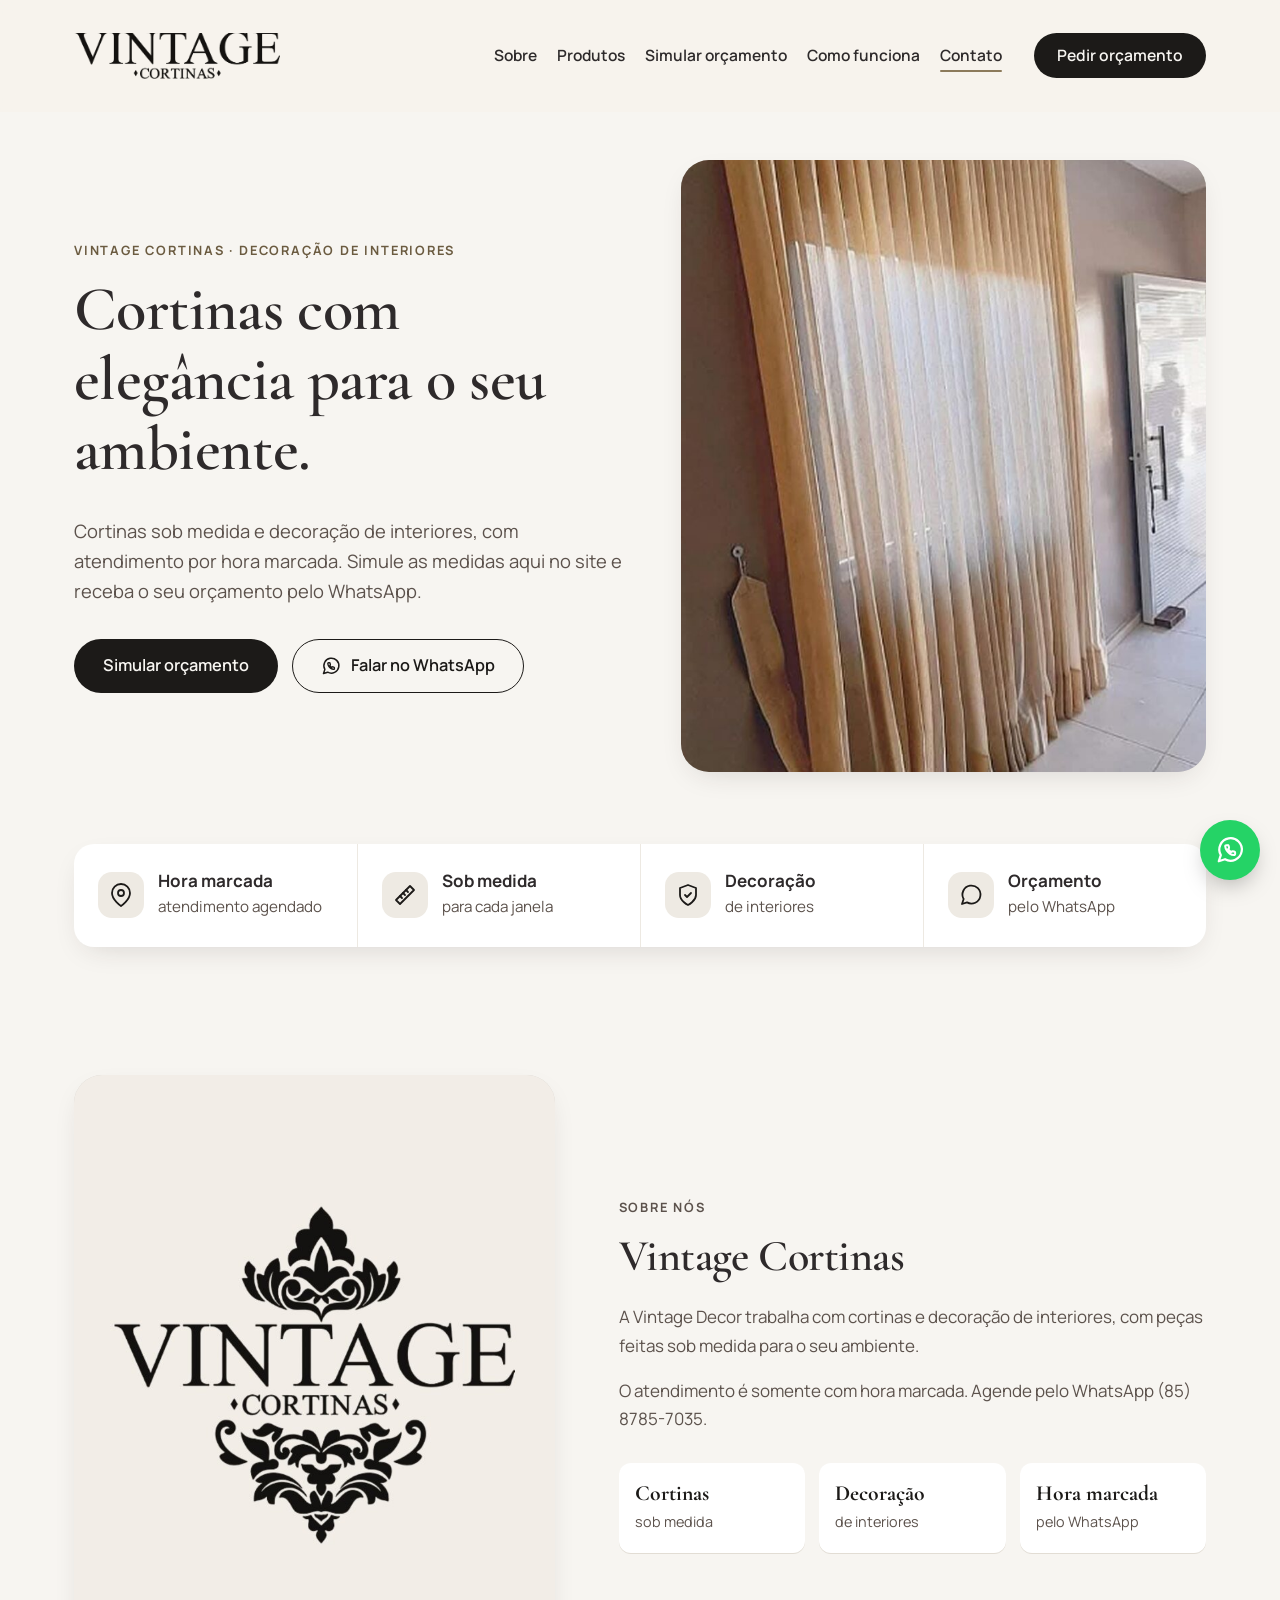
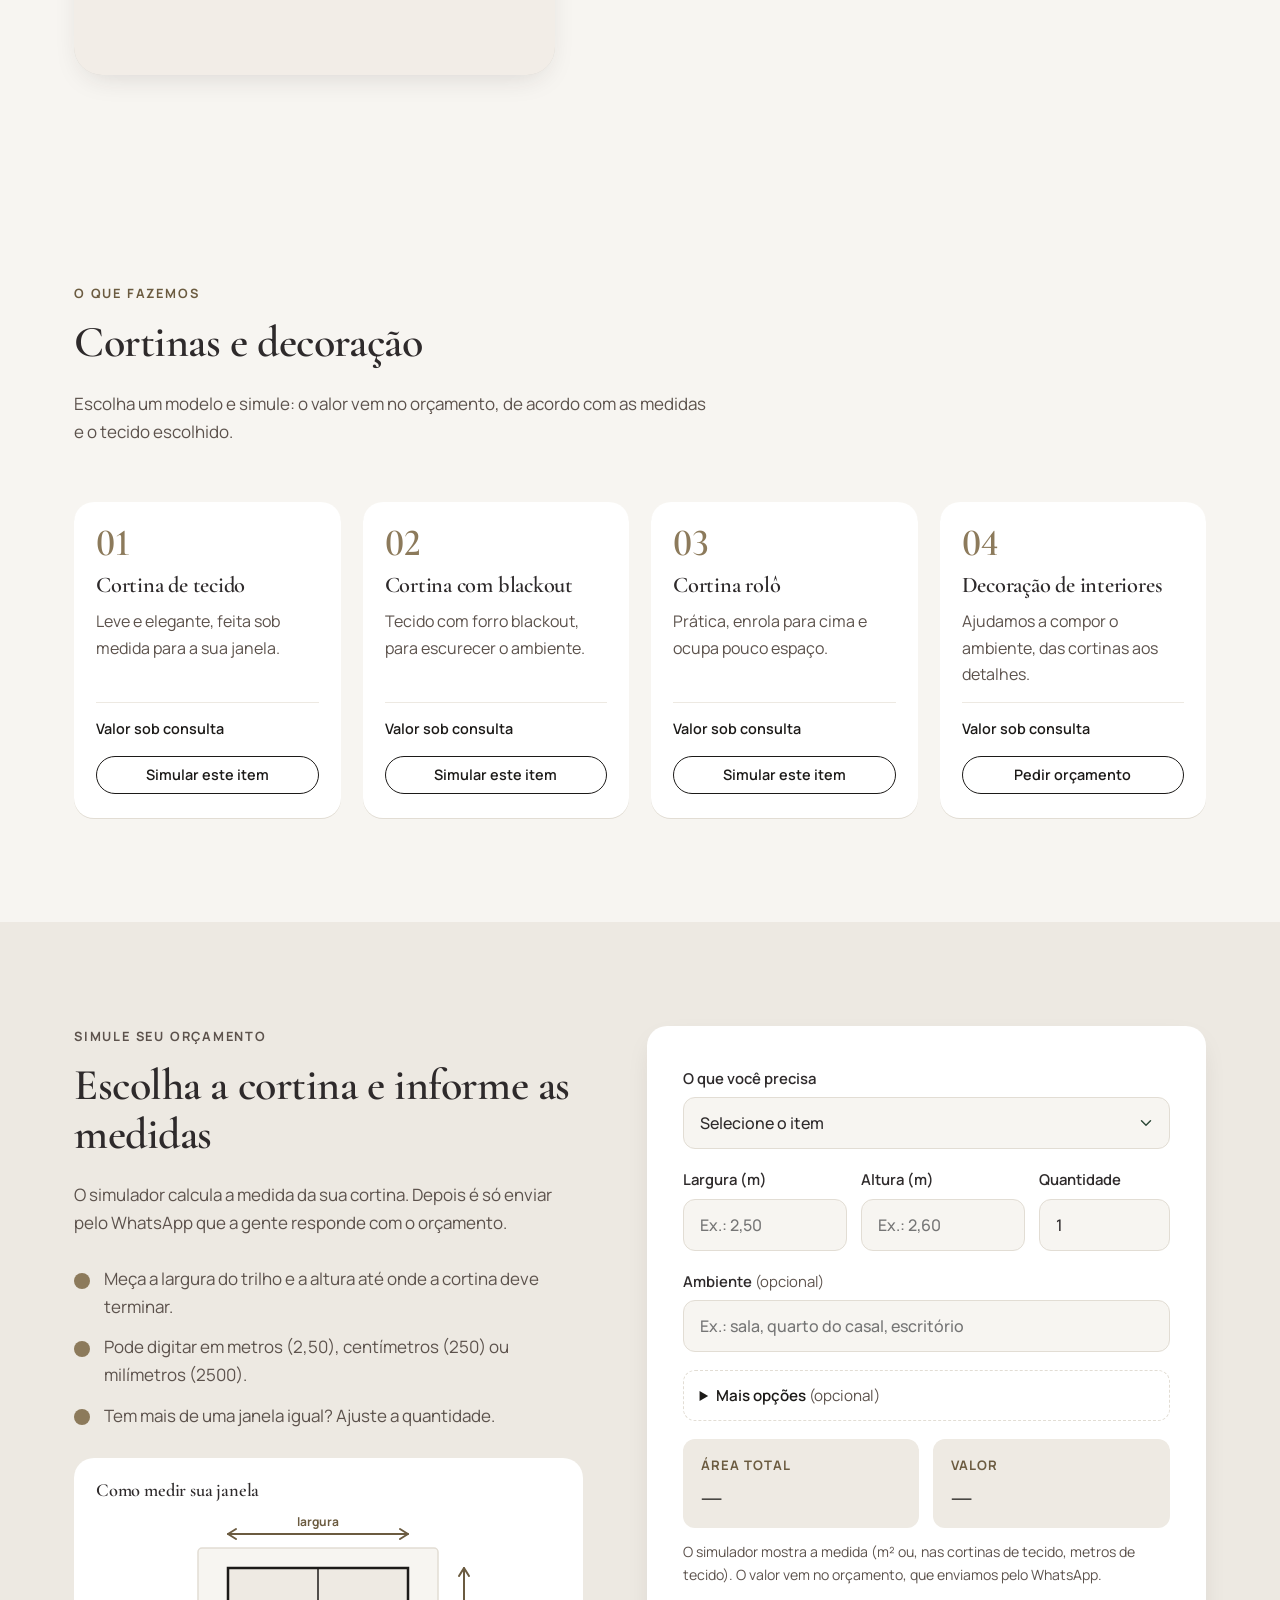
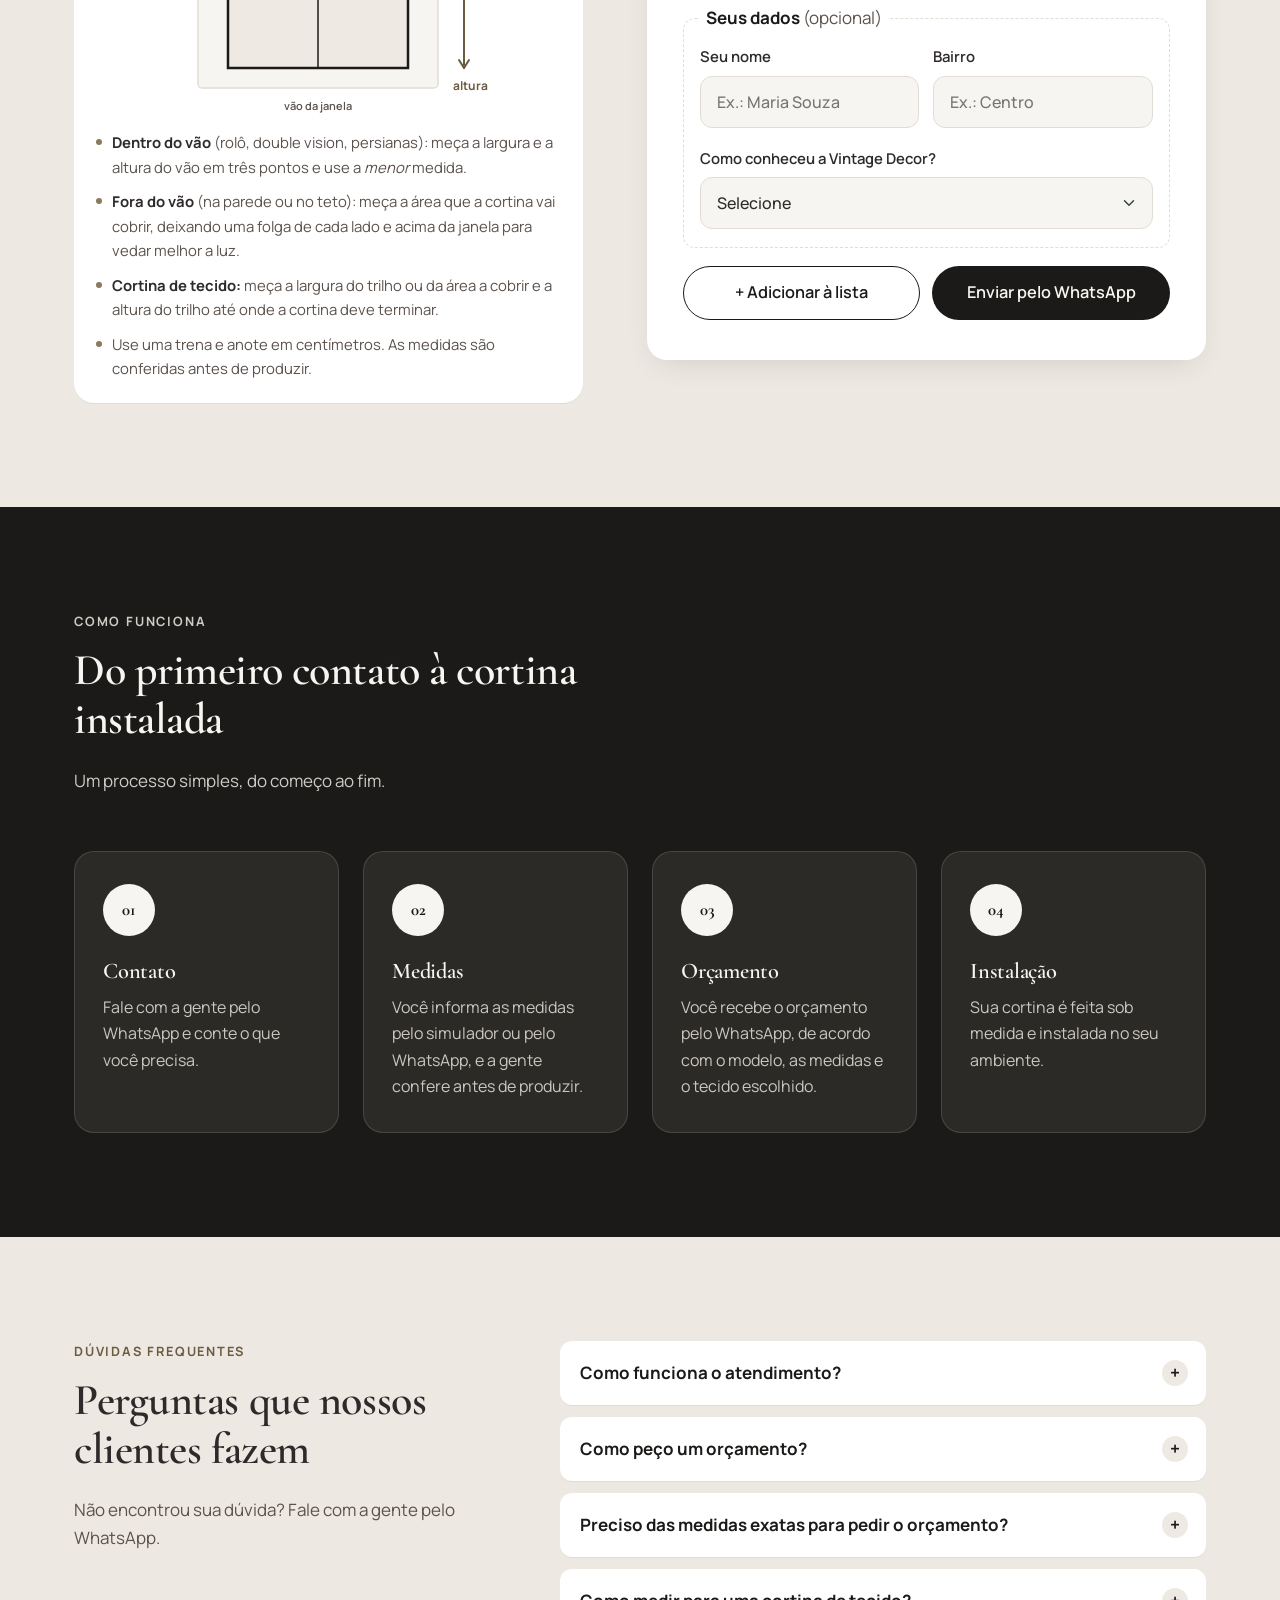
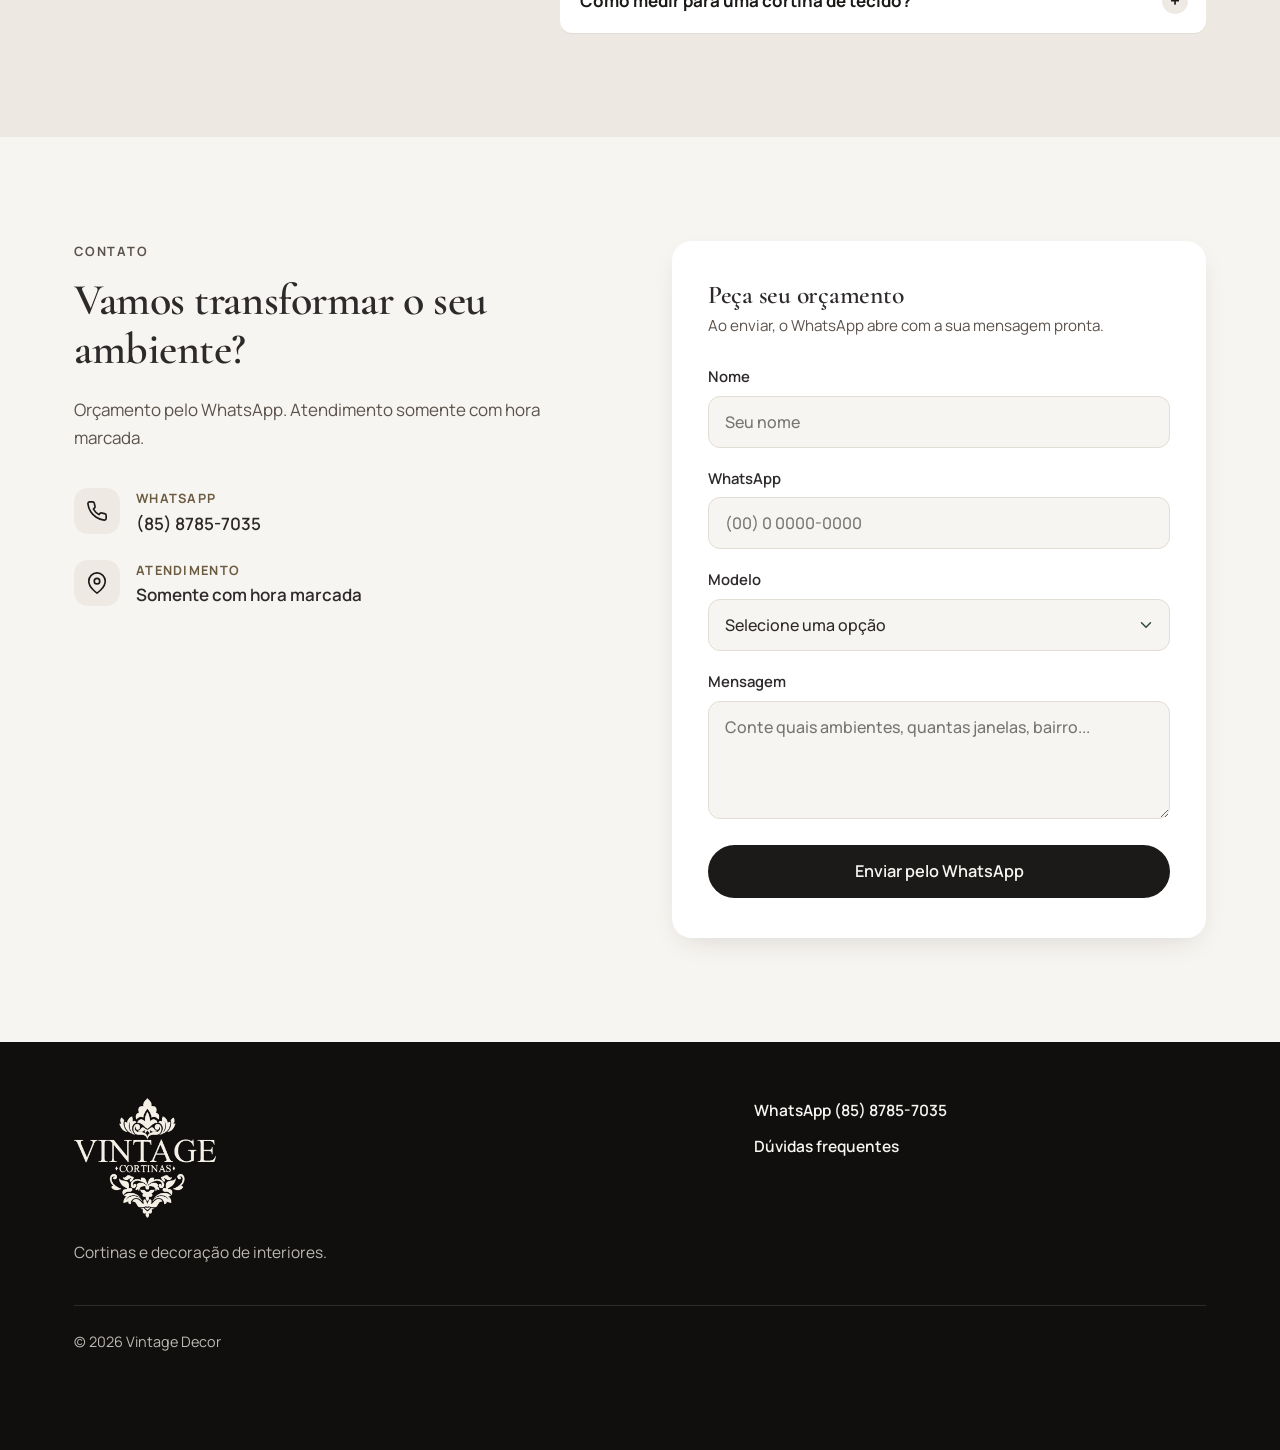
<file: index.html>
<!DOCTYPE html>
<html lang="pt-BR">
<head>
  <meta charset="UTF-8">
  <meta name="viewport" content="width=device-width, initial-scale=1">
  <title>Vintage Decor | Cortinas e decoração de interiores</title>
  <meta name="description" content="Vintage Decor – Vintage Cortinas: cortinas e decoração de interiores. Atendimento com hora marcada. Simule as medidas e peça seu orçamento pelo WhatsApp.">
  <meta name="theme-color" content="#1C1A18">
  <!-- Prévia para apresentar à cliente: fora do Google até ser aprovada. Remova esta linha ao publicar de vez. -->
  <meta name="robots" content="noindex">
  <meta property="og:type" content="website">
  <meta property="og:locale" content="pt_BR">
  <meta property="og:site_name" content="Vintage Decor">
  <meta property="og:title" content="Vintage Decor | Vintage Cortinas">
  <meta property="og:description" content="Cortinas e decoração de interiores. Atendimento com hora marcada.">
  <meta property="og:image" content="img/og-image.jpg">
  <meta property="og:image:alt" content="Logo da Vintage Cortinas">
  <meta name="twitter:card" content="summary_large_image">
  <link rel="icon" href="img/favicon.png" type="image/png">
  <link rel="apple-touch-icon" href="img/favicon-180.png">
  <link rel="preconnect" href="https://fonts.googleapis.com">
  <link rel="preconnect" href="https://fonts.gstatic.com" crossorigin>
  <link href="https://fonts.googleapis.com/css2?family=Cormorant+Garamond:wght@500;600;700&family=Manrope:wght@400;500;600;700&display=swap" rel="stylesheet">
  <link rel="stylesheet" href="css/style.css?v=1">
  <script type="application/ld+json">
  {
    "@context": "https://schema.org",
    "@type": "HomeAndConstructionBusiness",
    "name": "Vintage Decor",
    "description": "Cortinas e decoração de interiores. Atendimento com hora marcada.",
    "telephone": "+55 85 8785-7035"
  }
  </script>
</head>
<body>

  <a class="skip-link" href="#conteudo">Pular para o conteúdo</a>

  <!-- 1. CABEÇALHO -->
  <header class="header" id="topo">
    <div class="container header__inner">
      <a href="#topo" class="logo" aria-label="Vintage Decor, voltar ao início">
        <img src="img/logo-vintage-h.png" alt="Vintage Cortinas" width="506" height="113">
      </a>

      <nav class="nav" id="menu" aria-label="Menu principal">
        <ul class="nav__list">
          <li><a href="#sobre" class="nav__link">Sobre</a></li>
          <li><a href="#modelos" class="nav__link">Produtos</a></li>
          <li><a href="#simulador" class="nav__link">Simular orçamento</a></li>
          <li><a href="#como-funciona" class="nav__link">Como funciona</a></li>
                    <li><a href="#contato" class="nav__link">Contato</a></li>
        </ul>
        <a href="#contato" class="btn btn--primary nav__cta">Pedir orçamento</a>
      </nav>

      <button class="hamburger" type="button" aria-label="Abrir menu" aria-expanded="false" aria-controls="menu">
        <span></span><span></span><span></span>
      </button>
    </div>
  </header>

  <main id="conteudo">

    <!-- 2. HERO -->
    <section class="hero">
      <div class="container hero__inner">
        <div class="hero__text">
          <p class="eyebrow">Vintage Cortinas · Decoração de interiores</p>
          <h1>Cortinas com elegância para o seu ambiente.</h1>
          <p class="hero__lead">Cortinas sob medida e decoração de interiores, com atendimento por hora marcada. Simule as medidas aqui no site e receba o seu orçamento pelo WhatsApp.</p>
          <div class="hero__actions">
            <a href="#simulador" class="btn btn--primary btn--lg">Simular orçamento</a>
            <a href="https://wa.me/558587857035" class="btn btn--outline btn--lg" data-whatsapp data-msg="Olá, Vintage Decor! Vim pelo site e gostaria de mais informações." target="_blank" rel="noopener">
              <svg class="icon" viewBox="0 0 24 24" aria-hidden="true"><path d="M3 21l1.65-4.95A9 9 0 1 1 8 19.4L3 21z"/><g transform="translate(7.3 7.3) scale(.4)" stroke-width="4"><path d="M22 16.92v3a2 2 0 0 1-2.18 2 19.79 19.79 0 0 1-8.63-3.07 19.5 19.5 0 0 1-6-6 19.79 19.79 0 0 1-3.07-8.67A2 2 0 0 1 4.11 2h3a2 2 0 0 1 2 1.72 12.84 12.84 0 0 0 .7 2.81 2 2 0 0 1-.45 2.11L8.09 9.91a16 16 0 0 0 6 6l1.27-1.27a2 2 0 0 1 2.11-.45 12.84 12.84 0 0 0 2.81.7A2 2 0 0 1 22 16.92z"/></g></svg>
              Falar no WhatsApp
            </a>
          </div>
        </div>
        <figure class="hero__media media" data-label="Foto grande: ambiente com cortina instalada (img/hero.jpg)">
          <img src="img/hero.jpg" alt="Cortina de tecido instalada, trabalho da Vintage Decor" fetchpriority="high">
        </figure>
      </div>
    </section>

    <!-- 3. DIFERENCIAIS -->
    <section class="perks" aria-label="Nossos diferenciais">
      <div class="container">
        <ul class="perks__list">
          <li class="perk">
            <svg class="perk__icon" viewBox="0 0 24 24" aria-hidden="true"><path d="M21 10c0 7-9 13-9 13s-9-6-9-13a9 9 0 0 1 18 0z"/><circle cx="12" cy="10" r="3"/></svg>
            <div><strong>Hora marcada</strong><span>atendimento agendado</span></div>
          </li>
          <li class="perk">
            <svg class="perk__icon" viewBox="0 0 24 24" aria-hidden="true"><path d="M3 17 17 3l4 4L7 21z"/><path d="m7 13 2 2M10 10l2 2M13 7l2 2"/></svg>
            <div><strong>Sob medida</strong><span>para cada janela</span></div>
          </li>
          <li class="perk">
            <svg class="perk__icon" viewBox="0 0 24 24" aria-hidden="true"><path d="M12 22s8-4 8-10V5l-8-3-8 3v7c0 6 8 10 8 10z"/><path d="m9 12 2 2 4-4"/></svg>
            <div><strong>Decoração</strong><span>de interiores</span></div>
          </li>
          <li class="perk">
            <svg class="perk__icon" viewBox="0 0 24 24" aria-hidden="true"><path d="M3 21l1.65-4.95A9 9 0 1 1 8 19.4L3 21z"/></svg>
            <div><strong>Orçamento</strong><span>pelo WhatsApp</span></div>
          </li>
        </ul>
      </div>
    </section>

    <!-- SOBRE NÓS -->
    <section class="section" id="sobre">
      <div class="container sobre">
        <figure class="media sobre__media" data-label="Logo (img/sobre.jpg)">
          <img src="img/sobre.jpg" alt="Logo da Vintage Cortinas" loading="lazy">
        </figure>
        <div class="sobre__texto">
          <p class="eyebrow">Sobre nós</p>
          <h2>Vintage Cortinas</h2>
          <p>A Vintage Decor trabalha com cortinas e decoração de interiores, com peças feitas sob medida para o seu ambiente.</p>
          <p>O atendimento é somente com hora marcada. Agende pelo WhatsApp (85) 8785-7035.</p>
          <ul class="sobre__destaques">
            <li><strong>Cortinas</strong><span>sob medida</span></li>
            <li><strong>Decoração</strong><span>de interiores</span></li>
            <li><strong>Hora marcada</strong><span>pelo WhatsApp</span></li>
          </ul>
        </div>
      </div>
    </section>

    <!-- 4. MODELOS -->
    <section class="section" id="modelos">
      <div class="container">
        <div class="section__head">
          <p class="eyebrow">O que fazemos</p>
          <h2>Cortinas e decoração</h2>
          <p>Escolha um modelo e simule: o valor vem no orçamento, de acordo com as medidas e o tecido escolhido.</p>
        </div>

        <div class="products">
          <article class="card product">
            <div class="product__body">
              <span class="product__num" aria-hidden="true">01</span>
              <h3>Cortina de tecido</h3>
              <p>Leve e elegante, feita sob medida para a sua janela.</p>
              <p class="product__price">Valor sob consulta</p>
              <button type="button" class="btn btn--outline btn--sm product__sim" data-modelo="Cortina de tecido">Simular este item</button>
            </div>
          </article>
          <article class="card product">
            <div class="product__body">
              <span class="product__num" aria-hidden="true">02</span>
              <h3>Cortina com blackout</h3>
              <p>Tecido com forro blackout, para escurecer o ambiente.</p>
              <p class="product__price">Valor sob consulta</p>
              <button type="button" class="btn btn--outline btn--sm product__sim" data-modelo="Cortina com blackout">Simular este item</button>
            </div>
          </article>
          <article class="card product">
            <div class="product__body">
              <span class="product__num" aria-hidden="true">03</span>
              <h3>Cortina rolô</h3>
              <p>Prática, enrola para cima e ocupa pouco espaço.</p>
              <p class="product__price">Valor sob consulta</p>
              <button type="button" class="btn btn--outline btn--sm product__sim" data-modelo="Cortina rolô">Simular este item</button>
            </div>
          </article>
          <article class="card product">
            <div class="product__body">
              <span class="product__num" aria-hidden="true">04</span>
              <h3>Decoração de interiores</h3>
              <p>Ajudamos a compor o ambiente, das cortinas aos detalhes.</p>
              <p class="product__price">Valor sob consulta</p>
              <a href="https://wa.me/558587857035" class="btn btn--outline btn--sm product__sim" data-whatsapp data-msg="Olá, Vintage Decor! Vim pelo site e gostaria de um orçamento de decoração de interiores." target="_blank" rel="noopener">Pedir orçamento</a>
            </div>
          </article>
        </div>
      </div>
    </section>

    <!-- 4b. SIMULADOR DE ORÇAMENTO -->
    <section class="section section--soft" id="simulador">
      <div class="container sim">
        <div class="sim__intro">
          <p class="eyebrow">Simule seu orçamento</p>
          <h2>Escolha a cortina e informe as medidas</h2>
          <p>O simulador calcula a medida da sua cortina. Depois é só enviar pelo WhatsApp que a gente responde com o orçamento.</p>
          <ul class="sim__tips">
            <li>Meça a largura do trilho e a altura até onde a cortina deve terminar.</li>
            <li>Pode digitar em metros (2,50), centímetros (250) ou milímetros (2500).</li>
            <li>Tem mais de uma janela igual? Ajuste a quantidade.</li>
          </ul>
          <div class="medir">
            <h3>Como medir sua janela</h3>
            <svg class="medir__desenho" viewBox="0 0 340 210" role="img" aria-label="Desenho de uma janela mostrando onde medir a largura e a altura">
              <rect x="40" y="38" width="240" height="140" rx="4" class="medir__parede"/>
              <rect x="70" y="58" width="180" height="100" class="medir__vao"/>
              <line x1="160" y1="58" x2="160" y2="158" class="medir__divisao"/>
              <line x1="70" y1="24" x2="250" y2="24" class="medir__seta"/>
              <polyline points="78,19 70,24 78,29" class="medir__seta"/>
              <polyline points="242,19 250,24 242,29" class="medir__seta"/>
              <text x="160" y="16" class="medir__texto">largura</text>
              <line x1="306" y1="58" x2="306" y2="158" class="medir__seta"/>
              <polyline points="301,66 306,58 311,66" class="medir__seta"/>
              <polyline points="301,150 306,158 311,150" class="medir__seta"/>
              <text x="312" y="180" class="medir__texto">altura</text>
              <text x="160" y="200" class="medir__legenda">vão da janela</text>
            </svg>
            <ul class="medir__passos">
              <li><strong>Dentro do vão</strong> (rolô, double vision, persianas): meça a largura e a altura do vão em três pontos e use a <em>menor</em> medida.</li>
              <li><strong>Fora do vão</strong> (na parede ou no teto): meça a área que a cortina vai cobrir, deixando uma folga de cada lado e acima da janela para vedar melhor a luz.</li>
              <li><strong>Cortina de tecido:</strong> meça a largura do trilho ou da área a cobrir e a altura do trilho até onde a cortina deve terminar.</li>
              <li>Use uma trena e anote em centímetros. As medidas são conferidas antes de produzir.</li>
            </ul>
          </div>
        </div>

        <form class="card form sim__form" id="form-simulador" novalidate>
          <div class="field">
            <label for="sim-modelo">O que você precisa</label>
            <select id="sim-modelo" name="modelo" required>
              <option value="" disabled selected>Selecione o item</option>
              <optgroup label="Cortinas (por metro de tecido)">
                <option data-calculo="tecido">Cortina de tecido</option>
                <option data-calculo="tecido">Cortina com blackout</option>
              </optgroup>
              <optgroup label="Cortinas (por m²)">
                <option>Cortina rolô</option>
              </optgroup>
              <optgroup label="Outros">
                <option>Outro modelo</option>
              </optgroup>
            </select>
          </div>

          <div class="sim__row">
            <div class="field">
              <label for="sim-largura">Largura (m)</label>
              <input type="text" id="sim-largura" name="largura" inputmode="decimal" maxlength="7" autocomplete="off" placeholder="Ex.: 2,50" required>
            </div>
            <div class="field">
              <label for="sim-altura">Altura (m)</label>
              <input type="text" id="sim-altura" name="altura" inputmode="decimal" maxlength="7" autocomplete="off" placeholder="Ex.: 2,60" required>
            </div>
            <div class="field sim__qtd">
              <label for="sim-qtd">Quantidade</label>
              <input type="text" id="sim-qtd" name="quantidade" inputmode="numeric" maxlength="2" autocomplete="off" value="1" required>
            </div>
          </div>

          <div class="field">
            <label for="sim-ambiente">Ambiente <span class="field__opt">(opcional)</span></label>
            <input type="text" id="sim-ambiente" name="ambiente" placeholder="Ex.: sala, quarto do casal, escritório">
          </div>

          <!-- Acessório opcional: aparece só nos modelos com data-guia (cortina rolô) -->
          <label class="sim__opcional" id="sim-guia-campo" hidden>
            <input type="checkbox" id="sim-guia" name="guia">
            Incluir guia <span class="field__opt">(opcional)</span>
          </label>

          <details class="sim__extras">
            <summary>Mais opções <span class="field__opt">(opcional)</span></summary>
            <div class="sim__row sim__row--2">
              <div class="field">
                <label for="sim-acionamento">Acionamento</label>
                <select id="sim-acionamento" name="acionamento">
                  <option value="">Tanto faz</option>
                  <option>Manual</option>
                  <option>Motorizado</option>
                </select>
              </div>
              <div class="field">
                <label for="sim-comando">Lado do comando</label>
                <select id="sim-comando" name="comando">
                  <option value="">Tanto faz</option>
                  <option>Esquerdo</option>
                  <option>Direito</option>
                </select>
              </div>
              <div class="field">
                <label for="sim-instalacao">Instalação</label>
                <select id="sim-instalacao" name="instalacao">
                  <option value="">Não sei</option>
                  <option>Dentro do vão</option>
                  <option>Fora do vão (na parede)</option>
                  <option>No teto</option>
                </select>
              </div>
              <div class="field">
                <label for="sim-cor">Cor ou tecido</label>
                <input type="text" id="sim-cor" name="cor" placeholder="Ex.: linho bege, blackout branco">
              </div>
            </div>
          </details>

          <div class="sim__result" aria-live="polite">
            <div>
              <span id="sim-area-rotulo">Área total</span>
              <strong id="sim-area">—</strong>
            </div>
            <div>
              <span>Valor</span>
              <strong id="sim-valor">—</strong>
            </div>
          </div>
          <p class="sim__note sim__calculo" id="sim-calculo" hidden></p>
          <p class="sim__condicoes" id="sim-condicoes" hidden></p>
          <p class="sim__note" id="sim-nota">O simulador mostra a medida (m² ou, nas cortinas de tecido, metros de tecido). O valor vem no orçamento, que enviamos pelo WhatsApp.</p>

          <fieldset class="sim__cliente">
            <legend>Seus dados <span class="field__opt">(opcional)</span></legend>
            <div class="sim__row sim__row--2">
              <div class="field">
                <label for="sim-cliente">Seu nome</label>
                <input type="text" id="sim-cliente" name="cliente" autocomplete="name" maxlength="60" placeholder="Ex.: Maria Souza">
              </div>
              <div class="field">
                <label for="sim-bairro">Bairro</label>
                <input type="text" id="sim-bairro" name="bairro" maxlength="40" placeholder="Ex.: Centro">
              </div>
            </div>
            <div class="field">
              <label for="sim-origem">Como conheceu a Vintage Decor?</label>
              <select id="sim-origem" name="origem">
                <option value="">Selecione</option>
                <option>Instagram</option>
                <option>Google</option>
                <option>Indicação de amigo ou parente</option>
                <option>Arquiteto ou decorador</option>
                <option>Já sou cliente</option>
                <option>Outro</option>
              </select>
            </div>
          </fieldset>

          <p class="form__error" role="alert" hidden></p>

          <div class="sim__actions">
            <button type="button" class="btn btn--outline btn--lg" id="sim-adicionar">+ Adicionar à lista</button>
            <button type="submit" class="btn btn--primary btn--lg">Enviar pelo WhatsApp</button>
          </div>

          <div class="sim__lista" id="sim-lista" hidden>
            <h3>Sua lista de orçamento</h3>
            <ul id="sim-itens"></ul>
            <p class="sim__total">Valor: <strong id="sim-total">—</strong></p>
            <p class="sim__condicoes" id="sim-total-condicoes" hidden></p>
            <p class="sim__note">Tem mais janelas? Preencha as medidas acima e clique em "Adicionar à lista". Ao enviar, a lista inteira vai em uma única mensagem.</p>
          </div>
        </form>
      </div>
    </section>

    <!-- 5. COMO FUNCIONA -->
    <section class="section section--green" id="como-funciona">
      <div class="container">
        <div class="section__head">
          <p class="eyebrow eyebrow--light">Como funciona</p>
          <h2>Do primeiro contato à cortina instalada</h2>
          <p>Um processo simples, do começo ao fim.</p>
        </div>

        <ol class="steps">
          <li class="step">
            <span class="step__num" aria-hidden="true">01</span>
            <h3>Contato</h3>
            <p>Fale com a gente pelo WhatsApp e conte o que você precisa.</p>
          </li>
          <li class="step">
            <span class="step__num" aria-hidden="true">02</span>
            <h3>Medidas</h3>
            <p>Você informa as medidas pelo simulador ou pelo WhatsApp, e a gente confere antes de produzir.</p>
          </li>
          <li class="step">
            <span class="step__num" aria-hidden="true">03</span>
            <h3>Orçamento</h3>
            <p>Você recebe o orçamento pelo WhatsApp, de acordo com o modelo, as medidas e o tecido escolhido.</p>
          </li>
          <li class="step">
            <span class="step__num" aria-hidden="true">04</span>
            <h3>Instalação</h3>
            <p>Sua cortina é feita sob medida e instalada no seu ambiente.</p>
          </li>
        </ol>
      </div>
    </section>

    <!-- PERGUNTAS FREQUENTES -->
    <section class="section section--soft" id="duvidas">
      <div class="container faq">
        <div class="section__head">
          <p class="eyebrow">Dúvidas frequentes</p>
          <h2>Perguntas que nossos clientes fazem</h2>
          <p>Não encontrou sua dúvida? Fale com a gente pelo WhatsApp.</p>
        </div>

        <div class="faq__lista">
          <details class="faq__item">
            <summary>Como funciona o atendimento?</summary>
            <p>O atendimento é somente com hora marcada. Chame no WhatsApp (85) 8785-7035 para agendar.</p>
          </details>
          <details class="faq__item">
            <summary>Como peço um orçamento?</summary>
            <p>Use o simulador aqui do site: escolha a cortina, informe as medidas e envie pelo WhatsApp. Se preferir, chame direto no WhatsApp.</p>
          </details>
          <details class="faq__item">
            <summary>Preciso das medidas exatas para pedir o orçamento?</summary>
            <p>Não. Medidas aproximadas já servem para o orçamento. As medidas finais são conferidas antes de produzir.</p>
          </details>
          <details class="faq__item">
            <summary>Como medir para uma cortina de tecido?</summary>
            <p>Meça a largura do trilho ou da área que a cortina vai cobrir e a altura do trilho até onde a cortina deve terminar. Use uma trena e anote em centímetros.</p>
          </details>
        </div>
      </div>
    </section>

    <!-- 7. CONTATO -->
    <section class="section" id="contato">
      <div class="container contact">
        <div class="contact__info">
          <p class="eyebrow">Contato</p>
          <h2>Vamos transformar o seu ambiente?</h2>
          <p>Orçamento pelo WhatsApp. Atendimento somente com hora marcada.</p>

          <ul class="contact__list">
            <li>
              <svg class="icon" viewBox="0 0 24 24" aria-hidden="true"><path d="M22 16.92v3a2 2 0 0 1-2.18 2 19.79 19.79 0 0 1-8.63-3.07 19.5 19.5 0 0 1-6-6 19.79 19.79 0 0 1-3.07-8.67A2 2 0 0 1 4.11 2h3a2 2 0 0 1 2 1.72 12.84 12.84 0 0 0 .7 2.81 2 2 0 0 1-.45 2.11L8.09 9.91a16 16 0 0 0 6 6l1.27-1.27a2 2 0 0 1 2.11-.45 12.84 12.84 0 0 0 2.81.7A2 2 0 0 1 22 16.92z"/></svg>
              <div><span>WhatsApp</span><a href="https://wa.me/558587857035" data-whatsapp target="_blank" rel="noopener">(85) 8785-7035</a></div>
            </li>
            <li>
              <svg class="icon" viewBox="0 0 24 24" aria-hidden="true"><path d="M21 10c0 7-9 13-9 13s-9-6-9-13a9 9 0 0 1 18 0z"/><circle cx="12" cy="10" r="3"/></svg>
              <div><span>Atendimento</span><address>Somente com hora marcada</address></div>
            </li>
          </ul>
        </div>

        <form class="card form" id="form-orcamento" novalidate>
          <h3>Peça seu orçamento</h3>
          <p class="form__hint">Ao enviar, o WhatsApp abre com a sua mensagem pronta.</p>

          <div class="field">
            <label for="nome">Nome</label>
            <input type="text" id="nome" name="nome" autocomplete="name" placeholder="Seu nome" required>
          </div>

          <div class="field">
            <label for="whatsapp">WhatsApp</label>
            <input type="tel" id="whatsapp" name="whatsapp" autocomplete="tel" inputmode="numeric" maxlength="16" placeholder="(00) 0 0000-0000" required>
          </div>

          <div class="field">
            <label for="produto">Modelo</label>
            <select id="produto" name="produto" required>
              <option value="" disabled selected>Selecione uma opção</option>
              <option>Cortina de tecido</option>
              <option>Cortina com blackout</option>
              <option>Cortina rolô</option>
              <option>Decoração de interiores</option>
              <option>Outro modelo</option>
              <option>Ainda não sei / quero orientação</option>
            </select>
          </div>

          <div class="field">
            <label for="mensagem">Mensagem</label>
            <textarea id="mensagem" name="mensagem" rows="4" placeholder="Conte quais ambientes, quantas janelas, bairro..."></textarea>
          </div>

          <p class="form__error" role="alert" hidden></p>

          <button type="submit" class="btn btn--primary btn--lg btn--block">Enviar pelo WhatsApp</button>
        </form>
      </div>
    </section>
  </main>

  <!-- 8. RODAPÉ -->
  <footer class="footer">
    <div class="container footer__inner">
      <div class="footer__brand">
        <a href="#topo" class="logo logo--light" aria-label="Vintage Decor, voltar ao início">
          <img src="img/logo-vintage-claro.png" alt="Vintage Cortinas" width="506" height="427" loading="lazy">
        </a>
        <p>Cortinas e decoração de interiores.</p>
      </div>

      <ul class="footer__links">
        <li><a href="https://wa.me/558587857035" target="_blank" rel="noopener" data-whatsapp>WhatsApp (85) 8785-7035</a></li>
        <li><a href="#duvidas">Dúvidas frequentes</a></li>
      </ul>

      <p class="footer__legal">© <span id="ano">2026</span> Vintage Decor</p>
    </div>
  </footer>

  <!-- Botão flutuante de WhatsApp -->
  <a href="https://wa.me/558587857035" class="whatsapp-float" data-whatsapp data-msg="Olá, Vintage Decor! Vim pelo site e gostaria de um orçamento." target="_blank" rel="noopener" aria-label="Conversar no WhatsApp">
    <svg viewBox="0 0 24 24" aria-hidden="true"><path d="M3 21l1.65-4.95A9 9 0 1 1 8 19.4L3 21z"/><g transform="translate(7.3 7.3) scale(.4)" stroke-width="4"><path d="M22 16.92v3a2 2 0 0 1-2.18 2 19.79 19.79 0 0 1-8.63-3.07 19.5 19.5 0 0 1-6-6 19.79 19.79 0 0 1-3.07-8.67A2 2 0 0 1 4.11 2h3a2 2 0 0 1 2 1.72 12.84 12.84 0 0 0 .7 2.81 2 2 0 0 1-.45 2.11L8.09 9.91a16 16 0 0 0 6 6l1.27-1.27a2 2 0 0 1 2.11-.45 12.84 12.84 0 0 0 2.81.7A2 2 0 0 1 22 16.92z"/></g></svg>
  </a>

  <script src="js/main.js?v=1" defer></script>
</body>
</html>
</file>
<file: css/style.css>
/* =========================================================
   Vintage Decor — estilos
   ========================================================= */

:root {
  --azul: #1C1A18;
  --azul-escuro: #110F0E;
  --azul-claro: #EEEAE3;
  --areia: #F7F5F1;
  --areia-escura: #EDE9E2;
  --laranja: #8C7A5B;
  --laranja-texto: #6B5B40;
  --grafite: #2E2A2B;
  --texto-suave: #5C524C;
  --branco: #ffffff;
  --borda: #E2DDD4;
  --placeholder: #d6d4cf;

  --fonte-titulo: "Cormorant Garamond", Georgia, serif;
  --fonte-texto: "Manrope", system-ui, -apple-system, "Segoe UI", sans-serif;

  --raio: 20px;
  --raio-sm: 12px;
  --sombra: 0 10px 30px -12px rgba(42, 35, 32, .18);
  --header-h: 112px;
  --container: 1180px;
}

/* ---------- Base ---------- */
*,
*::before,
*::after { box-sizing: border-box; }

html {
  scroll-behavior: smooth;
  -webkit-text-size-adjust: 100%;
}

body {
  margin: 0;
  font-family: var(--fonte-texto);
  font-size: 1.0625rem;
  line-height: 1.65;
  color: var(--grafite);
  background: var(--areia);
  -webkit-font-smoothing: antialiased;
}

body.menu-aberto { overflow: hidden; }

h1, h2, h3 {
  font-family: var(--fonte-titulo);
  line-height: 1.12;
  letter-spacing: -.02em;
  margin: 0 0 .5em;
  font-weight: 600;
}
h1 { font-size: clamp(2.4rem, 5.2vw, 4.1rem); }
h2 { font-size: clamp(1.9rem, 3.6vw, 2.75rem); }
h3 { font-size: 1.3rem; }

p { margin: 0 0 1em; }
a { color: inherit; }
img { display: block; max-width: 100%; height: auto; }
ul, ol { list-style: none; margin: 0; padding: 0; }
figure, blockquote { margin: 0; }
address { font-style: normal; }

section[id] { scroll-margin-top: calc(var(--header-h) + 8px); }

.container {
  width: 100%;
  max-width: var(--container);
  margin-inline: auto;
  padding-inline: 24px;
}

.skip-link {
  position: absolute;
  left: 16px;
  top: -60px;
  z-index: 200;
  background: var(--azul);
  color: var(--areia);
  padding: 10px 16px;
  border-radius: var(--raio-sm);
}
.skip-link:focus { top: 12px; }

:focus-visible {
  outline: 3px solid var(--laranja);
  outline-offset: 3px;
}

.icon {
  width: 20px;
  height: 20px;
  flex-shrink: 0;
  fill: none;
  stroke: currentColor;
  stroke-width: 1.8;
  stroke-linecap: round;
  stroke-linejoin: round;
}

.eyebrow {
  font-size: .8rem;
  font-weight: 700;
  letter-spacing: .14em;
  text-transform: uppercase;
  color: var(--laranja-texto);
  margin-bottom: 14px;
}
.eyebrow--light { color: #D8CDB8; }

/* ---------- Botões ---------- */
.btn {
  display: inline-flex;
  align-items: center;
  justify-content: center;
  gap: 10px;
  padding: 12px 22px;
  border-radius: 999px;
  border: 1.5px solid transparent;
  font: 600 .98rem/1.2 var(--fonte-texto);
  text-decoration: none;
  cursor: pointer;
  transition: background-color .2s, color .2s, border-color .2s, transform .2s, box-shadow .2s;
}
.btn:hover { transform: translateY(-1px); }
.btn--lg { padding: 16px 28px; font-size: 1.02rem; }
.btn--block { width: 100%; }

.btn--primary { background: var(--azul); color: var(--areia); }
.btn--primary:hover { background: var(--azul-escuro); box-shadow: var(--sombra); }

.btn--outline { border-color: var(--azul); color: var(--azul); background: transparent; }
.btn--outline:hover { background: var(--azul); color: var(--areia); }

/* ---------- Imagens / espaços reservados ---------- */
.media {
  position: relative;
  overflow: hidden;
  border-radius: var(--raio);
  background: var(--placeholder);
}
.media img {
  width: 100%;
  height: 100%;
  object-fit: cover;
}
/* Quando a foto ainda não existe na pasta img/, mostra um bloco cinza com a descrição */
.media.is-placeholder img { display: none; }
.media.is-placeholder::after {
  content: attr(data-label);
  position: absolute;
  inset: 0;
  display: flex;
  align-items: center;
  justify-content: center;
  padding: 20px;
  text-align: center;
  font-size: .9rem;
  font-weight: 500;
  color: #6c6a64;
  background:
    repeating-linear-gradient(135deg, transparent 0 14px, rgba(255,255,255,.18) 14px 28px),
    var(--placeholder);
}

/* ---------- Cabeçalho ---------- */
.header {
  position: fixed;
  inset: 0 0 auto 0;
  z-index: 100;
  height: var(--header-h);
  background: rgba(247, 243, 237, .9);
  backdrop-filter: saturate(1.4) blur(10px);
  -webkit-backdrop-filter: saturate(1.4) blur(10px);
  transition: box-shadow .25s, border-color .25s;
  border-bottom: 1px solid transparent;
}
.header.is-scrolled {
  border-bottom-color: var(--borda);
  box-shadow: 0 6px 20px -16px rgba(42, 35, 32, .5);
}
.header__inner {
  height: 100%;
  display: flex;
  align-items: center;
  justify-content: space-between;
  gap: 24px;
}

.logo {
  display: inline-flex;
  align-items: center;
  text-decoration: none;
}
.logo img {
  display: block;
  height: 92px;
  width: auto;
}
/* No rodapé escuro, a logo fica sobre um selo claro */
.logo--light {
  padding: 10px 14px;
  border-radius: 14px;
  background: var(--branco);
}
.logo--light img { height: 96px; }

.nav {
  display: flex;
  align-items: center;
  gap: 32px;
}
.nav__list { display: flex; gap: 28px; }
.nav__link {
  position: relative;
  text-decoration: none;
  font-weight: 600;
  font-size: .97rem;
  color: var(--grafite);
  padding: 6px 0;
}
.nav__link::after {
  content: "";
  position: absolute;
  left: 0;
  right: 0;
  bottom: 0;
  height: 2px;
  border-radius: 2px;
  background: var(--laranja);
  transform: scaleX(0);
  transition: transform .25s;
}
.nav__link:hover::after,
.nav__link.is-active::after { transform: scaleX(1); }

.hamburger {
  display: none;
  width: 46px;
  height: 46px;
  border: 0;
  border-radius: 12px;
  background: transparent;
  cursor: pointer;
  padding: 0;
  position: relative;
}
.hamburger span {
  position: absolute;
  left: 12px;
  right: 12px;
  height: 2px;
  border-radius: 2px;
  background: var(--azul);
  transition: transform .25s, opacity .2s;
}
.hamburger span:nth-child(1) { top: 16px; }
.hamburger span:nth-child(2) { top: 22px; }
.hamburger span:nth-child(3) { top: 28px; }
.hamburger[aria-expanded="true"] span:nth-child(1) { transform: translateY(6px) rotate(45deg); }
.hamburger[aria-expanded="true"] span:nth-child(2) { opacity: 0; }
.hamburger[aria-expanded="true"] span:nth-child(3) { transform: translateY(-6px) rotate(-45deg); }

/* ---------- Hero ---------- */
.hero {
  padding: calc(var(--header-h) + 48px) 0 72px;
}
.hero__inner {
  display: grid;
  grid-template-columns: 1.05fr 1fr;
  gap: 56px;
  align-items: center;
}
.hero__lead {
  font-size: 1.15rem;
  color: var(--texto-suave);
  max-width: 34em;
  margin-bottom: 32px;
}
.hero__actions {
  display: flex;
  flex-wrap: wrap;
  gap: 14px;
}
.hero__media {
  aspect-ratio: 6 / 7;
  border-radius: 28px;
  box-shadow: var(--sombra);
}

/* ---------- Diferenciais ---------- */
.perks { padding-bottom: 24px; }
.perks__list {
  display: grid;
  grid-template-columns: repeat(4, 1fr);
  background: var(--branco);
  border-radius: var(--raio);
  box-shadow: var(--sombra);
}
.perk {
  display: flex;
  align-items: center;
  gap: 14px;
  padding: 26px 24px;
}
.perk + .perk { border-left: 1px solid var(--areia-escura); }
.perk__icon {
  width: 46px;
  height: 46px;
  flex-shrink: 0;
  padding: 11px;
  border-radius: 14px;
  background: var(--azul-claro);
  fill: none;
  stroke: var(--azul);
  stroke-width: 1.8;
  stroke-linecap: round;
  stroke-linejoin: round;
}
.perk strong { display: block; font-weight: 700; line-height: 1.3; }
.perk span { color: var(--texto-suave); font-size: .95rem; }

/* ---------- Seções ---------- */
.section { padding: 104px 0; }
.section--soft { background: var(--areia-escura); }
.section--green { background: var(--azul); color: var(--areia); }
.section--green .section__head p { color: rgba(247, 243, 237, .78); }

.section__head {
  max-width: 640px;
  margin-bottom: 56px;
}
.section__head p:last-child { color: var(--texto-suave); margin-bottom: 0; }
.section__head--row {
  max-width: none;
  display: flex;
  align-items: flex-end;
  justify-content: space-between;
  gap: 24px;
  flex-wrap: wrap;
}
.section__head--row h2 { margin-bottom: 0; }

.card {
  background: var(--branco);
  border-radius: var(--raio);
  box-shadow: 0 1px 0 var(--borda);
}

/* ---------- Produtos ---------- */
.products {
  display: grid;
  grid-template-columns: repeat(3, 1fr);
  gap: 28px;
}
.product {
  overflow: hidden;
  transition: transform .25s, box-shadow .25s;
}
.product:hover { transform: translateY(-4px); box-shadow: var(--sombra); }
.product__media {
  aspect-ratio: 4 / 3;
  border-radius: 0;
}
.product__body { padding: 24px 26px 28px; }
.product__body p { color: var(--texto-suave); margin: 0; font-size: 1rem; }
.product__body .product__price {
  margin-top: 14px;
  padding-top: 14px;
  border-top: 1px solid var(--areia-escura);
  color: var(--azul);
  font-size: .9rem;
}
.product__price strong {
  font-family: var(--fonte-titulo);
  font-size: 1.3rem;
  font-weight: 700;
}

.btn--sm { padding: 9px 16px; font-size: .9rem; }
.product__sim { margin-top: 16px; width: 100%; }

/* ---------- Guia de medição ---------- */
.medir {
  margin-top: 28px;
  padding: 22px 22px 8px;
  border-radius: var(--raio);
  background: var(--branco);
  box-shadow: 0 1px 0 var(--borda);
}
.medir h3 { font-size: 1.15rem; margin-bottom: 10px; }
.medir__desenho { display: block; width: 100%; max-width: 340px; margin: 0 auto 10px; }
.medir__parede { fill: var(--areia); stroke: var(--borda); stroke-width: 1.5; }
.medir__vao { fill: #EEEAE3; stroke: var(--azul); stroke-width: 2.5; }
.medir__divisao { stroke: var(--azul); stroke-width: 1.5; }
.medir__seta { fill: none; stroke: var(--laranja-texto); stroke-width: 2; stroke-linecap: round; stroke-linejoin: round; }
.medir__texto { font: 700 12px var(--fonte-texto); fill: var(--laranja-texto); text-anchor: middle; }
.medir__legenda { font: 600 11px var(--fonte-texto); fill: var(--texto-suave); text-anchor: middle; }
.medir__passos { display: grid; gap: 10px; margin-bottom: 14px; }
.medir__passos li { font-size: .93rem; color: var(--texto-suave); padding-left: 16px; position: relative; }
.medir__passos li::before { content: ""; position: absolute; left: 0; top: .6em; width: 6px; height: 6px; border-radius: 50%; background: var(--laranja); }
.medir__passos strong { color: var(--grafite); }

/* ---------- Outros serviços ---------- */
.servicos {
  display: grid;
  grid-template-columns: repeat(3, 1fr);
  gap: 24px;
}
.servico {
  display: flex;
  flex-direction: column;
  align-items: flex-start;
  padding: 30px 28px;
}
.servico__icone {
  width: 54px;
  height: 54px;
  padding: 13px;
  margin-bottom: 18px;
  border-radius: 16px;
  background: var(--azul-claro);
  fill: none;
  stroke: var(--azul);
  stroke-width: 1.8;
  stroke-linecap: round;
  stroke-linejoin: round;
}
.servico p { flex: 1; color: var(--texto-suave); margin-bottom: 20px; }
.servico__precos {
  width: 100%;
  margin: -6px 0 18px;
  border-top: 1px solid var(--areia-escura);
}
.servico__precos li {
  display: flex;
  justify-content: space-between;
  gap: 12px;
  padding: 8px 0;
  border-bottom: 1px solid var(--areia-escura);
  font-size: .9rem;
  color: var(--texto-suave);
}
.servico__precos strong { color: var(--azul); white-space: nowrap; }
.servico__precos small { font-weight: 500; color: var(--texto-suave); }
.servico__simular {
  margin: -6px 0 16px;
  font-weight: 700;
  font-size: .92rem;
  color: var(--azul);
  text-decoration: none;
}
.servico__simular:hover { text-decoration: underline; }

/* ---------- Simulador de orçamento ---------- */
.sim {
  display: grid;
  grid-template-columns: 1fr 1.1fr;
  gap: 64px;
  align-items: start;
}
.sim__intro > p { color: var(--texto-suave); }
.sim__tips {
  display: grid;
  gap: 12px;
  margin-top: 28px;
}
.sim__tips li {
  position: relative;
  padding-left: 30px;
  color: var(--texto-suave);
}
.sim__tips li::before {
  content: "";
  position: absolute;
  left: 0;
  top: .45em;
  width: 16px;
  height: 16px;
  border-radius: 50%;
  background: var(--laranja);
}
.sim__row {
  display: grid;
  grid-template-columns: 1fr 1fr .8fr;
  gap: 14px;
}
.field__opt { font-weight: 400; color: var(--texto-suave); }
.sim__result {
  display: grid;
  grid-template-columns: 1fr 1fr;
  gap: 14px;
  margin: 8px 0 12px;
}
.sim__result div {
  padding: 16px 18px;
  border-radius: var(--raio-sm);
  background: var(--azul-claro);
}
.sim__result span {
  display: block;
  font-size: .82rem;
  font-weight: 700;
  letter-spacing: .08em;
  text-transform: uppercase;
  color: var(--laranja-texto);
}
.sim__result strong {
  display: block;
  margin-top: 4px;
  font-family: var(--fonte-titulo);
  font-size: 1.6rem;
  line-height: 1.2;
  color: var(--azul);
}
.sim__note {
  font-size: .88rem;
  color: var(--texto-suave);
  margin-bottom: 18px;
}
.sim__row--2 { grid-template-columns: 1fr 1fr; }
.sim__min {
  display: inline-block;
  vertical-align: middle;
  margin-left: 6px;
  padding: 2px 8px;
  border-radius: 999px;
  background: var(--laranja);
  color: var(--grafite);
  font: 700 .7rem/1.4 var(--fonte-texto);
  letter-spacing: .04em;
  text-transform: uppercase;
}
.sim__calculo {
  margin: -4px 0 8px;
  font-weight: 600;
  color: var(--azul);
}
.sim__condicoes {
  margin: -4px 0 14px;
  padding: 10px 14px;
  border-radius: var(--raio-sm);
  background: var(--azul-claro);
  color: var(--azul);
  font-size: .9rem;
  line-height: 1.5;
}
.sim__condicoes strong { font-weight: 700; }
.sim__cliente {
  margin: 0 0 18px;
  padding: 12px 16px 0;
  border: 1.5px dashed var(--borda);
  border-radius: var(--raio-sm);
}
.sim__cliente legend { padding: 0 6px; font-weight: 700; color: var(--azul); }
.sim__opcional {
  display: flex;
  align-items: center;
  gap: 10px;
  margin: -4px 0 18px;
  font-weight: 600;
  cursor: pointer;
}
.sim__opcional[hidden] { display: none; }
.sim__opcional input { width: 20px; height: 20px; accent-color: var(--azul); }
.sim__extras {
  margin-bottom: 18px;
  border: 1.5px dashed var(--borda);
  border-radius: var(--raio-sm);
  padding: 12px 16px 0;
}
.sim__extras summary {
  cursor: pointer;
  font-weight: 600;
  font-size: .95rem;
  color: var(--azul);
  padding-bottom: 12px;
}
.sim__extras[open] summary { margin-bottom: 4px; }
.sim__actions {
  display: grid;
  grid-template-columns: 1fr 1fr;
  gap: 12px;
}
.sim__actions .btn { padding-inline: 14px; }
.sim__lista {
  margin-top: 26px;
  padding-top: 22px;
  border-top: 1px solid var(--areia-escura);
}
.sim__lista h3 { font-size: 1.2rem; margin-bottom: 12px; }
.sim__lista ul { display: grid; gap: 10px; margin-bottom: 14px; }
.sim__item {
  display: flex;
  justify-content: space-between;
  align-items: flex-start;
  gap: 12px;
  padding: 12px 14px;
  border-radius: var(--raio-sm);
  background: var(--areia);
  font-size: .93rem;
}
.sim__item strong { display: block; color: var(--azul); }
.sim__item span { color: var(--texto-suave); }
.sim__item-valor { white-space: nowrap; font-weight: 700; color: var(--azul); }
.sim__remover {
  border: 0;
  background: none;
  color: #a2412f;
  font: 600 .85rem var(--fonte-texto);
  cursor: pointer;
  padding: 2px 0 0;
}
.sim__total { font-size: 1.05rem; margin-bottom: 8px; }
.sim__total strong { font-family: var(--fonte-titulo); font-size: 1.4rem; color: var(--azul); }

/* ---------- Como funciona ---------- */
.steps {
  display: grid;
  grid-template-columns: repeat(4, 1fr);
  gap: 24px;
  counter-reset: passo;
}
.step {
  padding: 32px 28px;
  border-radius: var(--raio);
  background: rgba(247, 243, 237, .07);
  border: 1px solid rgba(247, 243, 237, .14);
}
.step__num {
  display: inline-flex;
  align-items: center;
  justify-content: center;
  width: 52px;
  height: 52px;
  margin-bottom: 22px;
  border-radius: 50%;
  background: var(--areia);
  color: var(--azul);
  font: 700 1.05rem var(--fonte-titulo);
}
.step p { color: rgba(247, 243, 237, .78); margin: 0; font-size: 1rem; }

/* ---------- Galeria ---------- */
.gallery {
  display: grid;
  grid-template-columns: repeat(3, 1fr);
  grid-auto-rows: 260px;
  grid-auto-flow: dense;
  gap: 20px;
}
.gallery__item--tall { grid-row: span 2; }
.gallery__item--wide { grid-column: span 2; }

/* ---------- Galeria: foto ampliada ---------- */
.gallery__item { cursor: zoom-in; transition: transform .25s, box-shadow .25s; }
.gallery__item:hover { transform: translateY(-3px); box-shadow: var(--sombra); }
.gallery__item:focus-visible { outline: 3px solid var(--laranja); outline-offset: 3px; }
.lightbox {
  position: fixed;
  inset: 0;
  z-index: 300;
  display: flex;
  align-items: center;
  justify-content: center;
  padding: 56px 16px;
  background: rgba(38, 30, 26, .93);
}
.lightbox[hidden] { display: none; }
.lightbox__fig {
  display: flex;
  flex-direction: column;
  align-items: center;
  gap: 12px;
  max-width: 100%;
  max-height: 100%;
}
.lightbox__fig img {
  max-width: min(1000px, 100%);
  max-height: calc(100vh - 150px);
  width: auto;
  height: auto;
  object-fit: contain;
  border-radius: 12px;
  box-shadow: 0 20px 60px rgba(0, 0, 0, .45);
}
.lightbox__fig figcaption { color: rgba(247, 243, 237, .85); font-size: .92rem; text-align: center; }
.lightbox__btn {
  position: absolute;
  display: grid;
  place-items: center;
  width: 48px;
  height: 48px;
  border: 0;
  border-radius: 50%;
  background: rgba(247, 243, 237, .14);
  color: var(--areia);
  font: 400 1.9rem/1 var(--fonte-texto);
  cursor: pointer;
  transition: background-color .2s;
}
.lightbox__btn:hover { background: rgba(247, 243, 237, .28); }
.lightbox__fechar { top: 14px; right: 14px; font-size: 1.3rem; }
.lightbox__ant { left: 14px; top: 50%; transform: translateY(-50%); }
.lightbox__prox { right: 14px; top: 50%; transform: translateY(-50%); }
@media (max-width: 600px) {
  .lightbox { padding: 64px 8px 72px; }
  .lightbox__ant, .lightbox__prox { top: auto; bottom: 14px; transform: none; }
  .lightbox__ant { left: calc(50% - 60px); }
  .lightbox__prox { right: calc(50% - 60px); }
}

/* ---------- Sobre nós ---------- */
.sobre {
  display: grid;
  grid-template-columns: .9fr 1.1fr;
  gap: 64px;
  align-items: center;
}
.sobre__media {
  aspect-ratio: 4 / 5;
  border-radius: 28px;
  box-shadow: var(--sombra);
}
.sobre__texto > p { color: var(--texto-suave); }
.sobre__destaques {
  display: grid;
  grid-template-columns: repeat(3, 1fr);
  gap: 14px;
  margin-top: 30px;
}
.sobre__destaques li {
  padding: 18px 16px;
  border-radius: var(--raio-sm);
  background: var(--branco);
  box-shadow: 0 1px 0 var(--borda);
}
.sobre__destaques strong {
  display: block;
  font-family: var(--fonte-titulo);
  font-size: 1.35rem;
  line-height: 1.2;
  color: var(--azul);
}
.sobre__destaques span { font-size: .9rem; color: var(--texto-suave); }

/* ---------- Avaliações ---------- */
.google-nota {
  display: inline-flex;
  align-items: center;
  flex-wrap: wrap;
  gap: 4px 10px;
  padding: 12px 18px;
  border-radius: var(--raio-sm);
  background: var(--branco);
  text-decoration: none;
  box-shadow: 0 1px 0 var(--borda);
}
.google-nota strong { font-family: var(--fonte-titulo); font-size: 1.8rem; color: var(--azul); line-height: 1; }
.google-nota__estrelas { color: #f2a51a; letter-spacing: 2px; font-size: 1.1rem; }
.google-nota span:last-child { font-size: .9rem; color: var(--texto-suave); }
.google-nota:hover span:last-child { text-decoration: underline; }
.testimonial__estrelas {
  color: #f2a51a;
  letter-spacing: 3px;
  font-size: 1.15rem;
  margin-bottom: 14px;
}

.google-acoes {
  display: flex;
  flex-wrap: wrap;
  align-items: center;
  gap: 12px;
}

/* ---------- Perguntas frequentes ---------- */
.faq {
  display: grid;
  grid-template-columns: .8fr 1.2fr;
  gap: 56px;
  align-items: start;
}
.faq .section__head { margin-bottom: 0; }
.faq__lista { display: grid; gap: 12px; }
.faq__item {
  border-radius: var(--raio-sm);
  background: var(--branco);
  box-shadow: 0 1px 0 var(--borda);
}
.faq__item summary {
  position: relative;
  list-style: none;
  cursor: pointer;
  padding: 18px 52px 18px 20px;
  font-weight: 700;
  color: var(--azul);
}
.faq__item summary::-webkit-details-marker { display: none; }
.faq__item summary::after {
  content: "+";
  position: absolute;
  right: 18px;
  top: 50%;
  transform: translateY(-50%);
  width: 26px;
  height: 26px;
  display: grid;
  place-items: center;
  border-radius: 50%;
  background: var(--azul-claro);
  color: var(--azul);
  font-size: 1.1rem;
  line-height: 1;
}
.faq__item[open] summary::after { content: "–"; background: var(--laranja); color: var(--grafite); }
.faq__item p {
  margin: 0;
  padding: 0 20px 18px;
  color: var(--texto-suave);
}

/* ---------- Depoimentos ---------- */
.testimonials {
  display: grid;
  grid-template-columns: repeat(3, 1fr);
  gap: 28px;
}
.testimonial {
  display: flex;
  flex-direction: column;
  padding: 34px 30px;
}
.testimonial__quote {
  width: 34px;
  height: 34px;
  margin-bottom: 18px;
  fill: none;
  stroke: var(--laranja);
  stroke-width: 2;
  stroke-linecap: round;
  stroke-linejoin: round;
}
.testimonial blockquote {
  flex: 1;
  font-size: 1.08rem;
  margin-bottom: 26px;
}
.testimonial figcaption {
  padding-top: 18px;
  border-top: 1px solid var(--areia-escura);
}
.testimonial figcaption strong { display: block; }
.testimonial figcaption span { color: var(--texto-suave); font-size: .92rem; }

/* ---------- Contato ---------- */
.contact {
  display: grid;
  grid-template-columns: 1fr 1fr;
  gap: 64px;
  align-items: start;
}
.contact__info > p { color: var(--texto-suave); }
.contact__list {
  display: grid;
  gap: 22px;
  margin-top: 36px;
}
.contact__list li {
  display: flex;
  gap: 16px;
  align-items: flex-start;
}
.contact__list .icon {
  width: 46px;
  height: 46px;
  padding: 12px;
  border-radius: 14px;
  background: var(--azul-claro);
  color: var(--azul);
}
.contact__list span {
  display: block;
  font-size: .8rem;
  font-weight: 700;
  letter-spacing: .1em;
  text-transform: uppercase;
  color: var(--laranja-texto);
}
.contact__list a,
.contact__list address,
.contact__list p {
  margin: 0;
  font-weight: 600;
  text-decoration: none;
  word-break: break-word;
}
.contact__list a:hover { color: var(--azul); text-decoration: underline; }
.contact__mapa {
  margin-top: 32px;
  border-radius: var(--raio);
  overflow: hidden;
  aspect-ratio: 16 / 10;
  background: var(--placeholder);
  box-shadow: var(--sombra);
}
.contact__mapa iframe { display: block; width: 100%; height: 100%; border: 0; }
.contact__rota {
  display: inline-block;
  margin-top: 12px;
  font-weight: 700;
  color: var(--azul);
  text-decoration: none;
}
.contact__rota:hover { text-decoration: underline; }

.form {
  padding: 40px 36px;
  box-shadow: var(--sombra);
}
.form h3 { font-size: 1.6rem; margin-bottom: 4px; }
.form__hint { color: var(--texto-suave); font-size: .95rem; margin-bottom: 26px; }

.field { margin-bottom: 18px; }
.field label {
  display: block;
  font-weight: 600;
  font-size: .93rem;
  margin-bottom: 7px;
}
.field input,
.field select,
.field textarea {
  width: 100%;
  padding: 14px 16px;
  font: 500 1rem var(--fonte-texto);
  color: var(--grafite);
  background: var(--areia);
  border: 1.5px solid var(--borda);
  border-radius: var(--raio-sm);
  transition: border-color .2s, box-shadow .2s, background-color .2s;
  appearance: none;
  -webkit-appearance: none;
}
.field select {
  background-image: url("data:image/svg+xml,%3Csvg xmlns='http://www.w3.org/2000/svg' viewBox='0 0 24 24' fill='none' stroke='%232F4A3A' stroke-width='2' stroke-linecap='round'%3E%3Cpath d='m6 9 6 6 6-6'/%3E%3C/svg%3E");
  background-repeat: no-repeat;
  background-position: right 14px center;
  background-size: 18px;
  padding-right: 44px;
}
.field textarea { resize: vertical; min-height: 110px; }
.field input:focus,
.field select:focus,
.field textarea:focus {
  outline: none;
  border-color: var(--azul);
  background-color: var(--branco);
  box-shadow: 0 0 0 4px rgba(58, 46, 41, .14);
}
.field.is-invalid input,
.field.is-invalid select { border-color: #a2412f; }

.form__error {
  color: #a2412f;
  font-weight: 600;
  font-size: .95rem;
}

/* ---------- Rodapé ---------- */
.footer {
  background: var(--grafite);
  color: rgba(247, 243, 237, .75);
  padding: 56px 0 96px;
  font-size: .97rem;
}
.footer__inner {
  display: grid;
  grid-template-columns: 1.4fr 1fr;
  gap: 32px 48px;
  align-items: start;
}
.footer__brand p { margin: 14px 0 0; }
.footer__links { display: grid; gap: 10px; justify-items: start; }
.footer__links a { text-decoration: none; color: var(--areia); font-weight: 600; }
.footer__links a:hover { text-decoration: underline; }
.footer__legal {
  grid-column: 1 / -1;
  margin: 8px 0 0;
  padding-top: 24px;
  border-top: 1px solid rgba(247, 243, 237, .12);
  font-size: .9rem;
}

/* ---------- WhatsApp flutuante ---------- */
.whatsapp-float {
  position: fixed;
  right: 20px;
  bottom: 20px;
  z-index: 90;
  display: grid;
  place-items: center;
  width: 60px;
  height: 60px;
  border-radius: 50%;
  background: #25D366;
  color: #fff;
  box-shadow: 0 10px 24px -8px rgba(0, 0, 0, .35);
  transition: transform .2s;
}
.whatsapp-float:hover { transform: scale(1.07); }
.whatsapp-float svg {
  width: 30px;
  height: 30px;
  fill: none;
  stroke: currentColor;
  stroke-width: 1.8;
  stroke-linecap: round;
  stroke-linejoin: round;
}

/* ---------- Animação de entrada ---------- */
.reveal { opacity: 0; transform: translateY(18px); transition: opacity .6s ease, transform .6s ease; }
.reveal.is-visible { opacity: 1; transform: none; }

@media (prefers-reduced-motion: reduce) {
  html { scroll-behavior: auto; }
  *, *::before, *::after { transition: none !important; }
  .reveal { opacity: 1; transform: none; }
}

/* =========================================================
   Responsivo
   ========================================================= */
@media (max-width: 1100px) {
  .nav { gap: 20px; }
  .nav__list { gap: 18px; }
  .nav__link { font-size: .92rem; }
}

@media (min-width: 861px) and (max-width: 980px) {
  .nav__cta { display: none; }
}

@media (max-width: 1024px) {
  .products,
  .testimonials { grid-template-columns: repeat(2, 1fr); }
  .steps { grid-template-columns: repeat(2, 1fr); }
  .perks__list { grid-template-columns: repeat(2, 1fr); }
  .perk + .perk { border-left: 0; }
  .perk:nth-child(even) { border-left: 1px solid var(--areia-escura); }
  .perk:nth-child(n+3) { border-top: 1px solid var(--areia-escura); }
  .contact { gap: 40px; }
}

@media (max-width: 860px) {
  :root { --header-h: 84px; }
  .logo img { height: 62px; }

  .hamburger { display: block; }

  .nav {
    position: fixed;
    top: var(--header-h);
    left: 0;
    right: 0;
    height: calc(100dvh - var(--header-h));
    flex-direction: column;
    align-items: stretch;
    gap: 24px;
    padding: 24px 24px 40px;
    background: var(--areia);
    border-top: 1px solid var(--borda);
    transform: translateX(100%);
    visibility: hidden;
    transition: transform .3s ease, visibility .3s;
    overflow-y: auto;
  }
  .nav.is-open { transform: none; visibility: visible; }
  .nav__list { flex-direction: column; gap: 0; }
  .nav__link {
    display: block;
    padding: 18px 4px;
    font-family: var(--fonte-titulo);
    font-size: 1.5rem;
    border-bottom: 1px solid var(--borda);
  }
  .nav__link::after { display: none; }
  .nav__cta { padding: 16px 28px; }

  .hero { padding-top: calc(var(--header-h) + 28px); padding-bottom: 48px; }
  .hero__inner { grid-template-columns: 1fr; gap: 36px; }
  .hero__media { aspect-ratio: 4 / 3; }

  .section { padding: 72px 0; }
  .section__head { margin-bottom: 40px; }

  .contact { grid-template-columns: 1fr; }
  .sim { grid-template-columns: 1fr; gap: 32px; }
  .sobre { grid-template-columns: 1fr; gap: 32px; }
  .faq { grid-template-columns: 1fr; gap: 28px; }
  .servicos { grid-template-columns: 1fr; }
  .sobre__media { aspect-ratio: 4 / 3; }

  .gallery { grid-template-columns: repeat(2, 1fr); grid-auto-rows: 200px; }
  .gallery__item--wide { grid-column: span 2; }
}

@media (max-width: 600px) {
  .container { padding-inline: 16px; }
  body { font-size: 1rem; }

  .hero__actions .btn { width: 100%; }

  .perks__list { grid-template-columns: 1fr; }
  .perk { padding: 18px 20px; }
  .perk:nth-child(even) { border-left: 0; }
  .perk + .perk { border-top: 1px solid var(--areia-escura); }

  .products,
  .testimonials,
  .steps { grid-template-columns: 1fr; gap: 20px; }

  .gallery { gap: 12px; grid-auto-rows: 160px; }

  .form { padding: 28px 20px; }
  .sim__row { grid-template-columns: 1fr 1fr; }
  .sim__qtd { grid-column: 1 / -1; }
  .sim__result strong { font-size: 1.3rem; }
  .sim__row--2, .sim__actions { grid-template-columns: 1fr; }
  .sobre__destaques { grid-template-columns: 1fr; }

  .footer__inner { grid-template-columns: 1fr; }

  .whatsapp-float { right: 16px; bottom: 16px; width: 56px; height: 56px; }
}

/* ---------- JR: modelos sem foto, numerados ---------- */
.product__num {
  display: block;
  margin-bottom: 10px;
  font-family: var(--fonte-titulo);
  font-size: 2.4rem;
  font-weight: 600;
  line-height: 1;
  color: var(--laranja);
}
.product__body { display: flex; flex-direction: column; height: 100%; }
.product__body .product__price { margin-top: auto; padding-top: 14px; font-weight: 600; }
.product__body h3 + p { margin-bottom: 14px; }
@media (min-width: 1000px) {
  .products { grid-template-columns: repeat(4, 1fr); gap: 22px; }
  .product__body { padding: 22px 22px 24px; }
}
/* Cormorant é mais estreita e delicada que a fonte anterior: títulos um pouco maiores */
h1, h2, h3 { letter-spacing: 0; }
/* ---------- Moda do Lar ---------- */
h1, h2, h3 { letter-spacing: -.01em; }
h1 { font-size: clamp(2.3rem, 4.8vw, 3.7rem); font-weight: 600; }
h2 { font-weight: 600; }
.products { grid-template-columns: repeat(3, 1fr); }
.gallery--3 { grid-template-columns: repeat(3, 1fr); grid-auto-rows: auto; }
.gallery--3 .gallery__item { aspect-ratio: 4 / 5; }
@media (max-width: 860px) { .products { grid-template-columns: 1fr 1fr; } .gallery--3 { grid-template-columns: 1fr 1fr; } }
@media (max-width: 560px) { .products { grid-template-columns: 1fr; } }

.gallery--5 { grid-template-columns: repeat(5, 1fr); grid-auto-rows: auto; }
.gallery--5 .gallery__item { aspect-ratio: 3 / 4; }
@media (max-width: 860px) { .gallery--5 { grid-template-columns: 1fr 1fr; } }
.footer { background: var(--azul-escuro); }

.logo--light { background: none; padding: 0; }
.gallery--2 { grid-template-columns: repeat(2, minmax(0, 340px)); grid-auto-rows: auto; }
.gallery--2 .gallery__item { aspect-ratio: 3 / 4; }
.product__body h3, .step h3 { font-size: 1.45rem; font-weight: 600; }
body { font-variant-numeric: lining-nums; }
.section--green .section__head p { color: rgba(247, 243, 237, .82) !important; }
/* Logo horizontal da Áurea: limita pela largura para o menu caber */
.header .logo img { height: 46px; width: auto; }
@media (min-width: 861px) { .nav__link { white-space: nowrap; } .nav__list { gap: 20px; } }
@media (max-width: 860px) { .header .logo img { height: 36px; width: auto; } }

/* MN: títulos em Manrope, mais firmes */
h1, h2, h3 { font-weight: 800; letter-spacing: -.025em; }
h1 { font-size: clamp(2.1rem, 4.4vw, 3.3rem); }
h2 { font-size: clamp(1.7rem, 3.2vw, 2.4rem); }
.product__body h3, .step h3 { font-size: 1.15rem; font-weight: 700; }
.footer .logo img { height: 120px; width: auto; }

.gallery--4 { grid-template-columns: repeat(4, 1fr); grid-auto-rows: auto; }
.gallery--4 .gallery__item { aspect-ratio: 1 / 1; }
@media (max-width: 860px) { .gallery--4 { grid-template-columns: 1fr 1fr; } }
.products { grid-template-columns: repeat(4, 1fr); }
@media (max-width: 1000px) { .products { grid-template-columns: 1fr 1fr; } }
@media (max-width: 560px) { .products { grid-template-columns: 1fr; } }

/* Vintage: títulos clássicos, como a logo */
h1, h2, h3 { font-weight: 600; letter-spacing: -.01em; }
h1 { font-size: clamp(2.4rem, 5vw, 3.9rem); }
h2 { font-size: clamp(1.9rem, 3.6vw, 2.75rem); }
.product__body h3, .step h3 { font-size: 1.4rem; font-weight: 600; }
.products { grid-template-columns: repeat(4, 1fr); }
</file>
